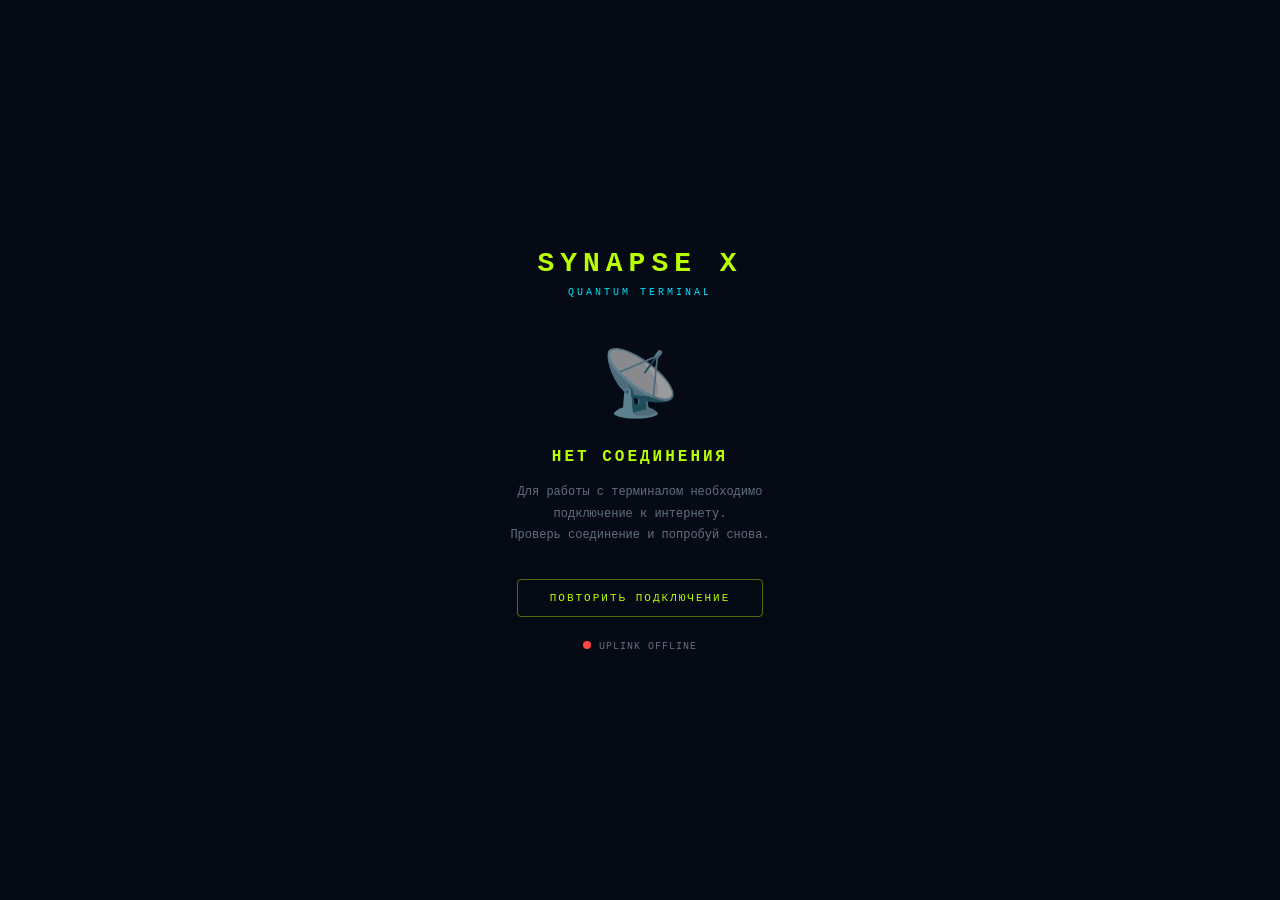
<file: templates/offline.html>
<!DOCTYPE html>
<html lang="ru">
<head>
  <meta charset="UTF-8">
  <meta name="viewport" content="width=device-width, initial-scale=1.0">
  <title>SynapseX — Офлайн</title>
  <style>
    * { margin:0; padding:0; box-sizing:border-box; }
    body {
      background:#050a14;
      font-family:'Courier New',monospace;
      color:#e0e0e0;
      display:flex;
      align-items:center;
      justify-content:center;
      min-height:100vh;
      padding:20px;
    }
    .container { text-align:center; max-width:400px; }
    .logo { font-size:28px; font-weight:900; color:#b8ff00;
            letter-spacing:6px; margin-bottom:8px; }
    .subtitle { font-size:10px; color:#00e5ff; letter-spacing:3px; margin-bottom:48px; }
    .icon { font-size:64px; margin-bottom:24px; opacity:0.6; }
    h1 { font-size:16px; color:#b8ff00; letter-spacing:3px; margin-bottom:16px; }
    p { font-size:12px; color:#607080; line-height:1.8; margin-bottom:32px; }
    .btn {
      display:inline-block; padding:12px 32px;
      background:transparent; border:1px solid rgba(184,255,0,0.4);
      color:#b8ff00; font-family:'Courier New',monospace;
      font-size:11px; letter-spacing:2px; cursor:pointer;
      text-decoration:none; border-radius:4px;
      transition:background 0.2s;
    }
    .btn:hover { background:rgba(184,255,0,0.1); }
    .pulse {
      width:8px; height:8px; background:#ff4444;
      border-radius:50%; display:inline-block;
      animation:pulse 1.5s infinite; margin-right:8px;
    }
    @keyframes pulse {
      0%,100% { opacity:1; transform:scale(1); }
      50%      { opacity:0.4; transform:scale(0.8); }
    }
    .status { font-size:10px; color:#607080; letter-spacing:1px; margin-top:24px; }
  </style>
</head>
<body>
  <div class="container">
    <div class="logo">SYNAPSE X</div>
    <div class="subtitle">QUANTUM TERMINAL</div>
    <div class="icon">📡</div>
    <h1>НЕТ СОЕДИНЕНИЯ</h1>
    <p>
      Для работы с терминалом необходимо<br>
      подключение к интернету.<br>
      Проверь соединение и попробуй снова.
    </p>
    <a href="/terminal" class="btn">ПОВТОРИТЬ ПОДКЛЮЧЕНИЕ</a>
    <div class="status">
      <span class="pulse"></span>UPLINK OFFLINE
    </div>
  </div>
  <script>
    // Auto-retry when connection is restored
    window.addEventListener('online', () => {
      window.location.href = '/terminal';
    });
    document.querySelector('.btn').addEventListener('click', (e) => {
      e.preventDefault();
      if (navigator.onLine) {
        window.location.href = '/terminal';
      } else {
        document.querySelector('.status').textContent = '⚠ Всё ещё офлайн...';
      }
    });
  </script>
</body>
</html>
</file>
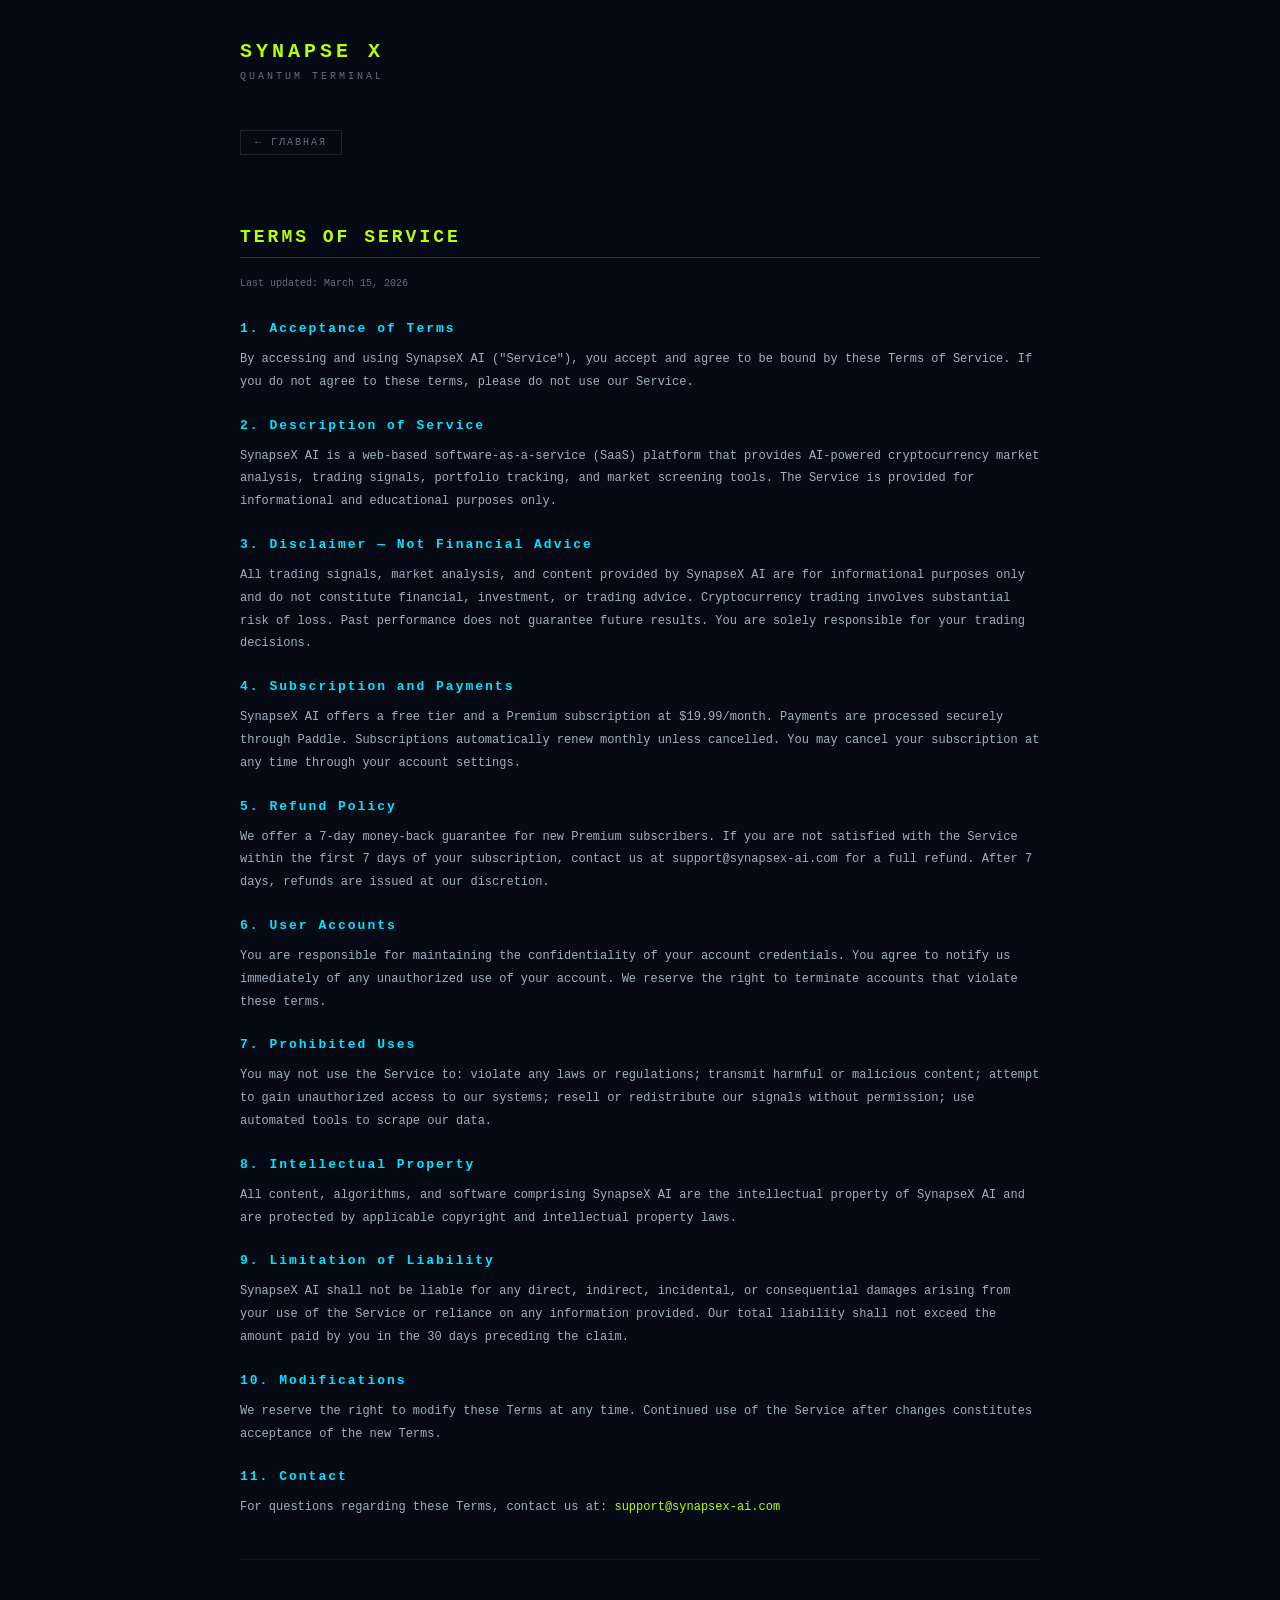
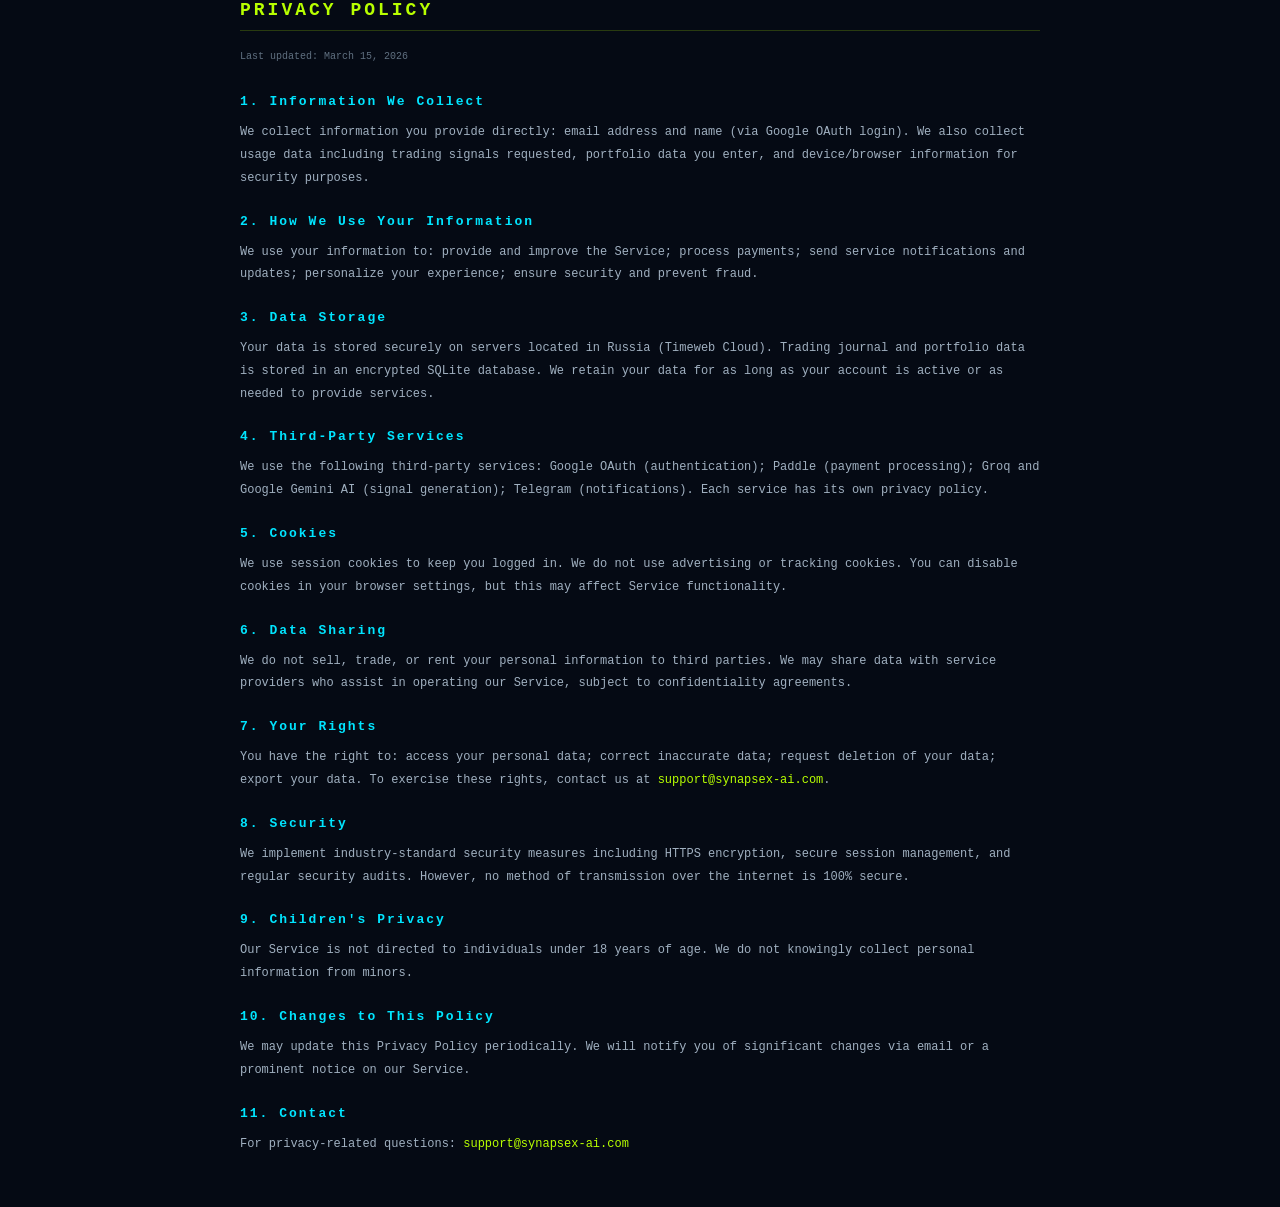
<file: templates/terms.html>
<!DOCTYPE html>
<html lang="en">
<head>
  <meta charset="UTF-8">
  <meta name="viewport" content="width=device-width, initial-scale=1.0">
  <title>SynapseX — Terms of Service & Privacy Policy</title>
  <style>
    *{margin:0;padding:0;box-sizing:border-box}
    body{background:#050a14;font-family:'Courier New',monospace;color:#a0b0c0;padding:40px 20px}
    .wrap{max-width:800px;margin:0 auto}
    .logo{font-size:20px;font-weight:900;color:#b8ff00;letter-spacing:4px;margin-bottom:8px}
    .subtitle{font-size:10px;color:#607080;letter-spacing:3px;margin-bottom:48px}
    h1{font-size:18px;color:#b8ff00;letter-spacing:3px;margin:40px 0 20px;
       border-bottom:1px solid rgba(184,255,0,0.2);padding-bottom:10px}
    h2{font-size:13px;color:#00e5ff;letter-spacing:2px;margin:24px 0 12px}
    p{font-size:12px;line-height:1.9;color:#a0b0c0;margin-bottom:12px}
    a{color:#b8ff00;text-decoration:none}
    a:hover{text-decoration:underline}
    .date{font-size:10px;color:#607080;margin-bottom:32px}
    .divider{border:none;border-top:1px solid rgba(255,255,255,0.05);margin:40px 0}
    .back{display:inline-block;margin-bottom:32px;color:#607080;font-size:10px;
          letter-spacing:2px;border:1px solid rgba(255,255,255,0.1);padding:6px 14px}
    .back:hover{color:#b8ff00;border-color:#b8ff00}
  </style>
</head>
<body>
<div class="wrap">
  <div class="logo">SYNAPSE X</div>
  <div class="subtitle">QUANTUM TERMINAL</div>
  <a href="/" class="back">← ГЛАВНАЯ</a>

  <!-- TERMS OF SERVICE -->
  <h1 id="terms">TERMS OF SERVICE</h1>
  <div class="date">Last updated: March 15, 2026</div>

  <h2>1. Acceptance of Terms</h2>
  <p>By accessing and using SynapseX AI ("Service"), you accept and agree to be bound by these Terms of Service. If you do not agree to these terms, please do not use our Service.</p>

  <h2>2. Description of Service</h2>
  <p>SynapseX AI is a web-based software-as-a-service (SaaS) platform that provides AI-powered cryptocurrency market analysis, trading signals, portfolio tracking, and market screening tools. The Service is provided for informational and educational purposes only.</p>

  <h2>3. Disclaimer — Not Financial Advice</h2>
  <p>All trading signals, market analysis, and content provided by SynapseX AI are for informational purposes only and do not constitute financial, investment, or trading advice. Cryptocurrency trading involves substantial risk of loss. Past performance does not guarantee future results. You are solely responsible for your trading decisions.</p>

  <h2>4. Subscription and Payments</h2>
  <p>SynapseX AI offers a free tier and a Premium subscription at $19.99/month. Payments are processed securely through Paddle. Subscriptions automatically renew monthly unless cancelled. You may cancel your subscription at any time through your account settings.</p>

  <h2>5. Refund Policy</h2>
  <p>We offer a 7-day money-back guarantee for new Premium subscribers. If you are not satisfied with the Service within the first 7 days of your subscription, contact us at support@synapsex-ai.com for a full refund. After 7 days, refunds are issued at our discretion.</p>

  <h2>6. User Accounts</h2>
  <p>You are responsible for maintaining the confidentiality of your account credentials. You agree to notify us immediately of any unauthorized use of your account. We reserve the right to terminate accounts that violate these terms.</p>

  <h2>7. Prohibited Uses</h2>
  <p>You may not use the Service to: violate any laws or regulations; transmit harmful or malicious content; attempt to gain unauthorized access to our systems; resell or redistribute our signals without permission; use automated tools to scrape our data.</p>

  <h2>8. Intellectual Property</h2>
  <p>All content, algorithms, and software comprising SynapseX AI are the intellectual property of SynapseX AI and are protected by applicable copyright and intellectual property laws.</p>

  <h2>9. Limitation of Liability</h2>
  <p>SynapseX AI shall not be liable for any direct, indirect, incidental, or consequential damages arising from your use of the Service or reliance on any information provided. Our total liability shall not exceed the amount paid by you in the 30 days preceding the claim.</p>

  <h2>10. Modifications</h2>
  <p>We reserve the right to modify these Terms at any time. Continued use of the Service after changes constitutes acceptance of the new Terms.</p>

  <h2>11. Contact</h2>
  <p>For questions regarding these Terms, contact us at: <a href="mailto:support@synapsex-ai.com">support@synapsex-ai.com</a></p>

  <hr class="divider">

  <!-- PRIVACY POLICY -->
  <h1 id="privacy">PRIVACY POLICY</h1>
  <div class="date">Last updated: March 15, 2026</div>

  <h2>1. Information We Collect</h2>
  <p>We collect information you provide directly: email address and name (via Google OAuth login). We also collect usage data including trading signals requested, portfolio data you enter, and device/browser information for security purposes.</p>

  <h2>2. How We Use Your Information</h2>
  <p>We use your information to: provide and improve the Service; process payments; send service notifications and updates; personalize your experience; ensure security and prevent fraud.</p>

  <h2>3. Data Storage</h2>
  <p>Your data is stored securely on servers located in Russia (Timeweb Cloud). Trading journal and portfolio data is stored in an encrypted SQLite database. We retain your data for as long as your account is active or as needed to provide services.</p>

  <h2>4. Third-Party Services</h2>
  <p>We use the following third-party services: Google OAuth (authentication); Paddle (payment processing); Groq and Google Gemini AI (signal generation); Telegram (notifications). Each service has its own privacy policy.</p>

  <h2>5. Cookies</h2>
  <p>We use session cookies to keep you logged in. We do not use advertising or tracking cookies. You can disable cookies in your browser settings, but this may affect Service functionality.</p>

  <h2>6. Data Sharing</h2>
  <p>We do not sell, trade, or rent your personal information to third parties. We may share data with service providers who assist in operating our Service, subject to confidentiality agreements.</p>

  <h2>7. Your Rights</h2>
  <p>You have the right to: access your personal data; correct inaccurate data; request deletion of your data; export your data. To exercise these rights, contact us at <a href="mailto:support@synapsex-ai.com">support@synapsex-ai.com</a>.</p>

  <h2>8. Security</h2>
  <p>We implement industry-standard security measures including HTTPS encryption, secure session management, and regular security audits. However, no method of transmission over the internet is 100% secure.</p>

  <h2>9. Children's Privacy</h2>
  <p>Our Service is not directed to individuals under 18 years of age. We do not knowingly collect personal information from minors.</p>

  <h2>10. Changes to This Policy</h2>
  <p>We may update this Privacy Policy periodically. We will notify you of significant changes via email or a prominent notice on our Service.</p>

  <h2>11. Contact</h2>
  <p>For privacy-related questions: <a href="mailto:support@synapsex-ai.com">support@synapsex-ai.com</a></p>

</div>
</body>
</html>
</file>
